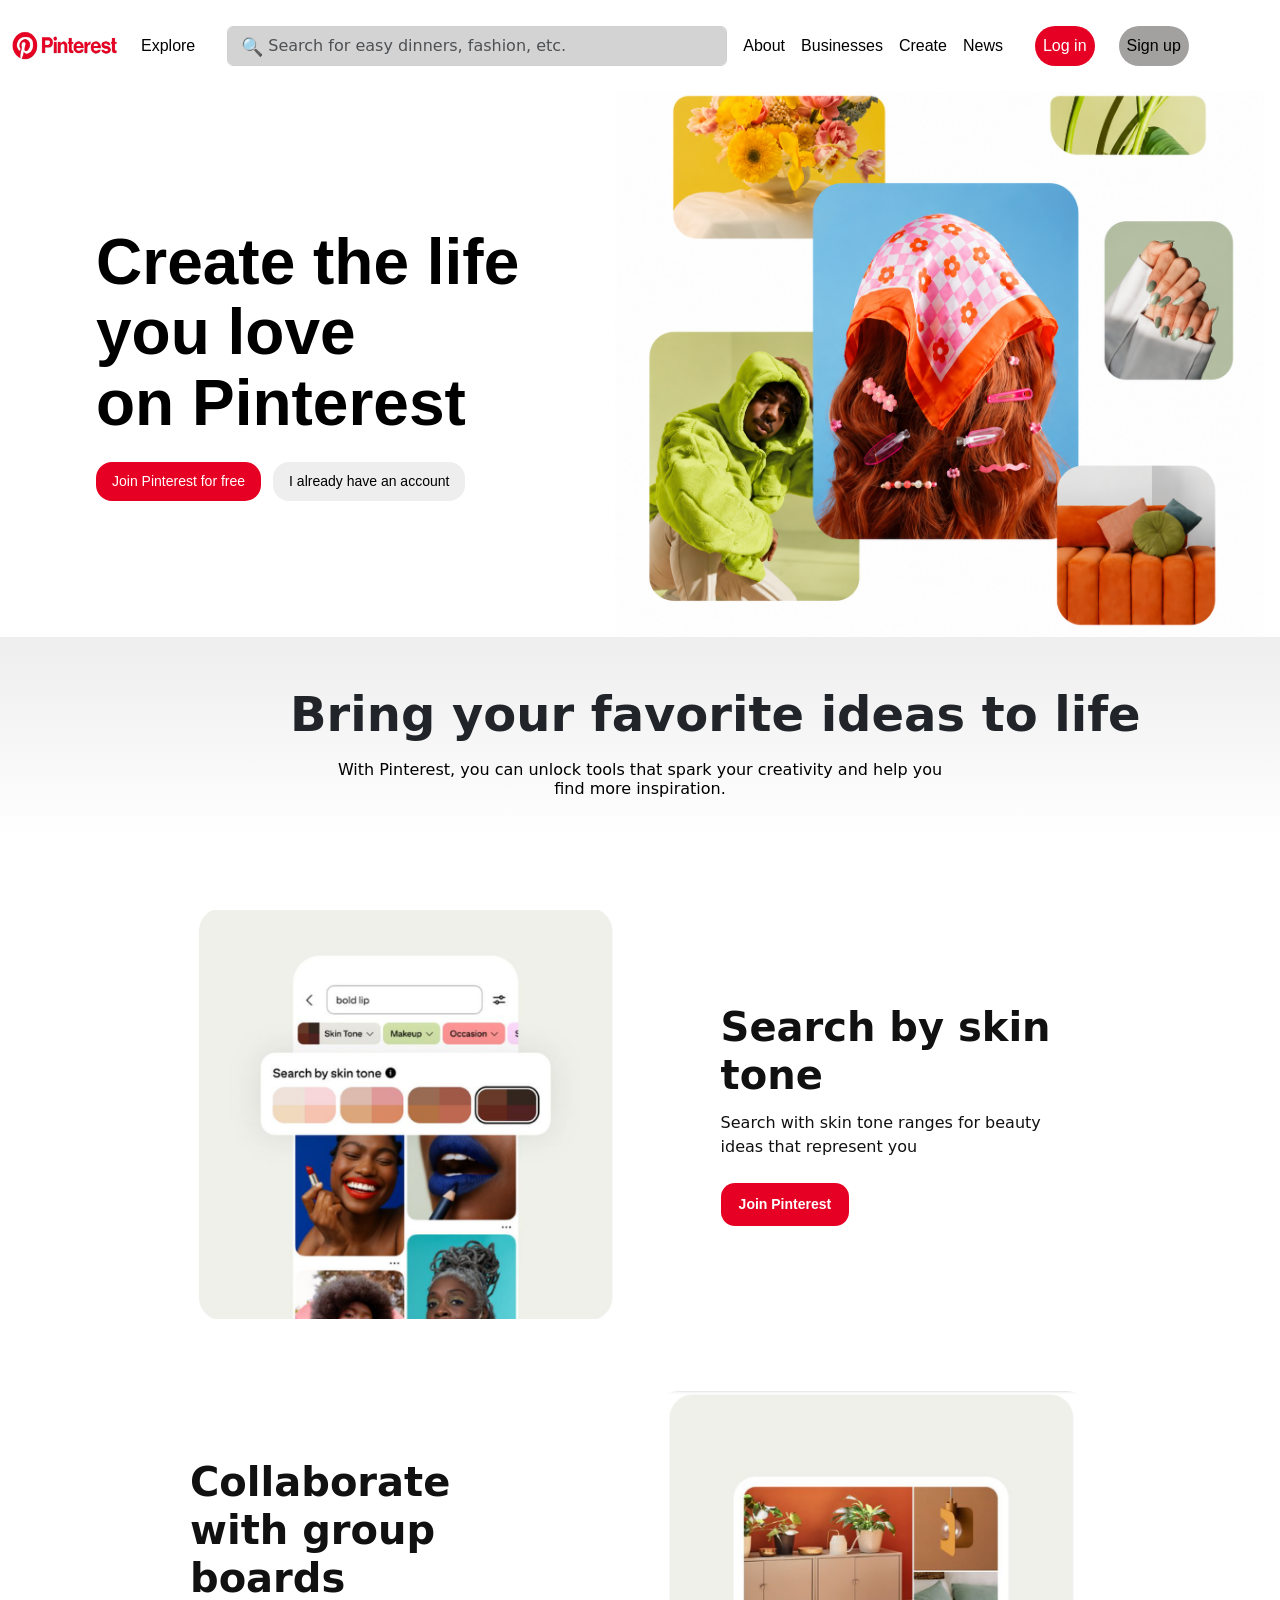
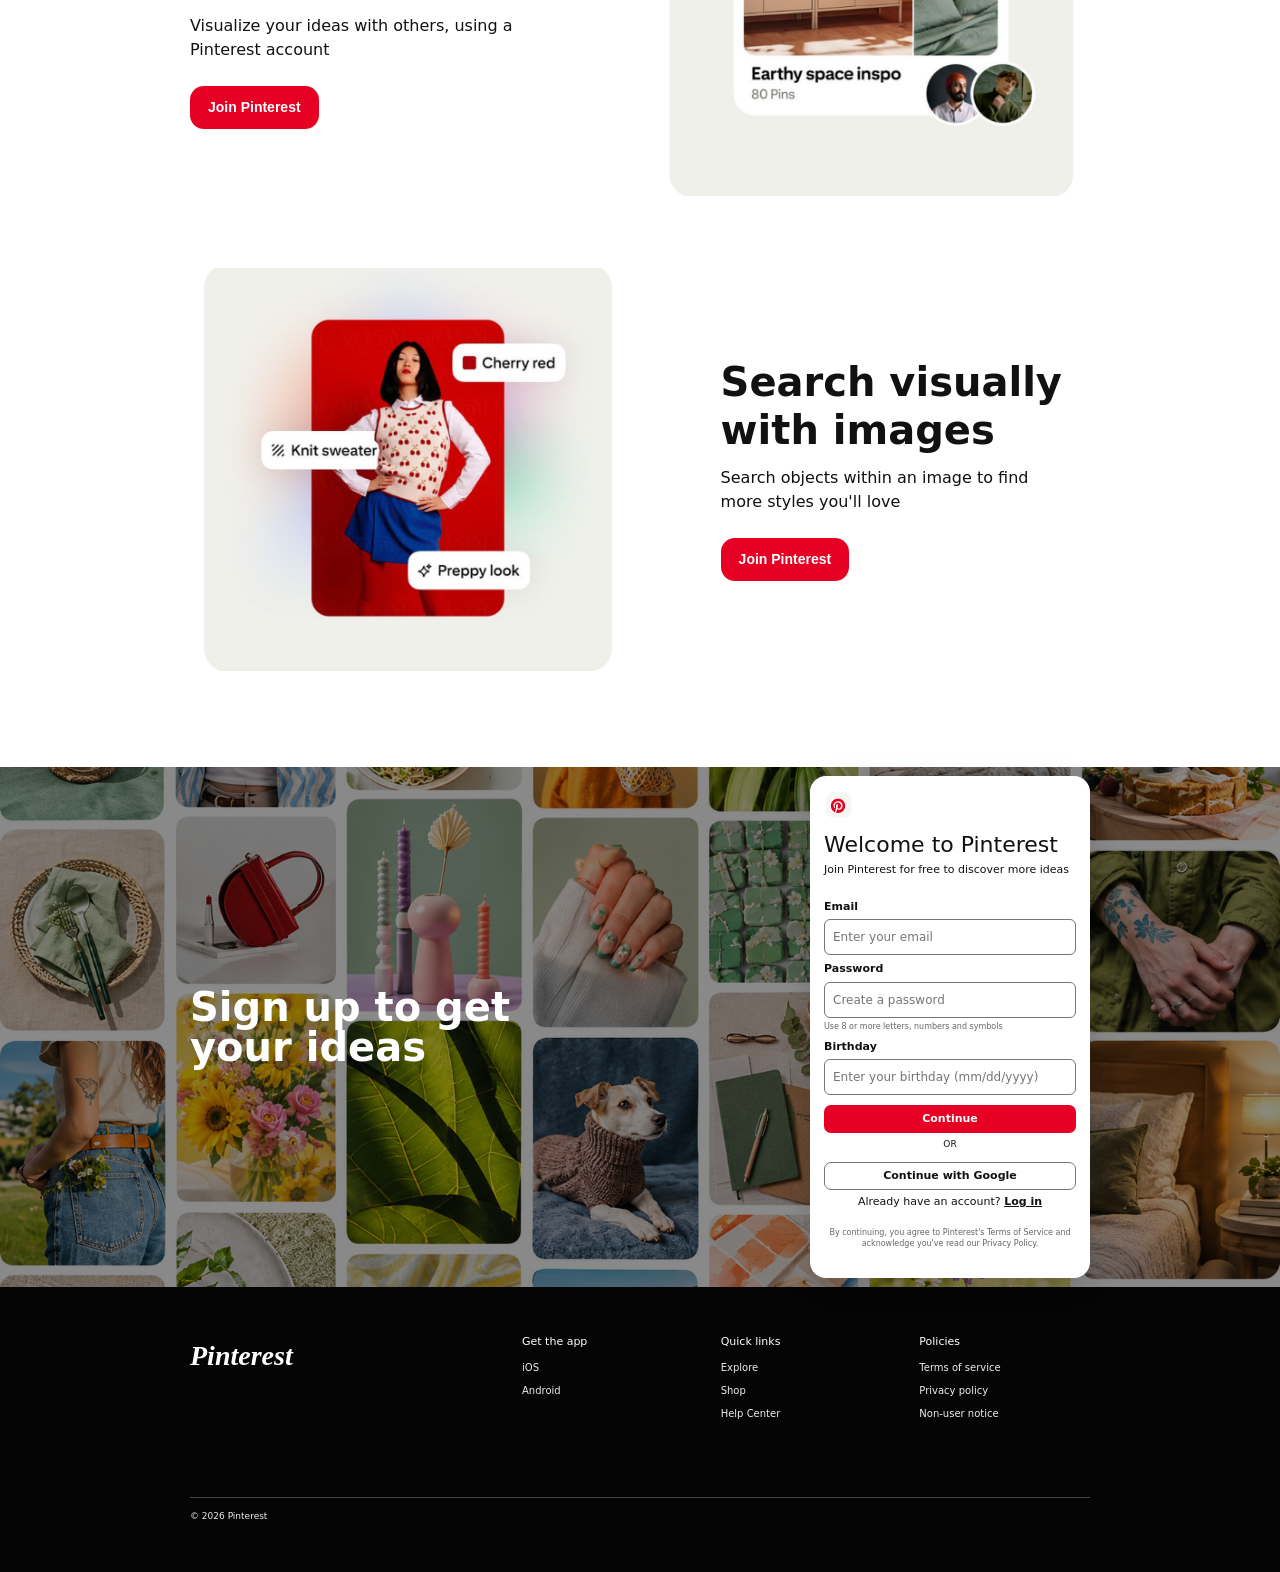
<file: index.html>
<!doctype html>
<html lang="en">
  <head>
    <meta charset="utf-8">
    <meta name="viewport" content="width=device-width, initial-scale=1">
    <title>Pinterest</title>

    <!-- Bootstrap CSS -->
    <link href="https://cdn.jsdelivr.net/npm/bootstrap@5.3.8/dist/css/bootstrap.min.css" rel="stylesheet">
    <link rel="stylesheet" href="index.css">
  </head>
  <body>
    <nav class="navbar navbar-expand-xl">
      <div class="container-fluid">
        <a class="navbar-brand" href="#">
          <img src="project1/pintrestlogo.png" alt="Pinterest" width="105" height="65">
        </a>
        <button class="navbar-toggler" type="button" data-bs-toggle="collapse" data-bs-target="#navbarNavDropdown" aria-controls="navbarNavDropdown" aria-expanded="false" aria-label="Toggle navigation">
          <span class="navbar-toggler-icon"></span>
        </button>
        <div class="collapse navbar-collapse" id="navbarNavDropdown">
          <div class="navbar-nav">
            <a class="nav-link active explore-link" aria-current="page" href="#">Explore</a>

            <form class="d-flex search-form" role="search">
              <div class="search-input-wrapper">
                <span class="search-icon" aria-hidden="true">&#128269;&#65038;</span>
                <input class="form-control me-2 search-bar" type="search" placeholder="Search for easy dinners, fashion, etc." aria-label="Search">
              </div>
            </form>

            <a class="nav-link" href="#">About</a>
            <a class="nav-link" href="#">Businesses</a>
            <a class="nav-link" href="#">Create</a>
            <a class="nav-link" href="#">News</a>
            <a class="nav-link login-button" href="#">Log in</a>
            <a class="nav-link signup-button" href="#">Sign up</a>
          </div>
        </div>
      </div>
    </nav>

    <div>
      <div class="pinterest-hero">
        <div class="pinterest-copy">
          <h1 class="pinterest-heading">
            <span class="pinterest-heading-text"><b>Create the life you love<br>on Pinterest</b></span>
          </h1>
          <div class="pinterest-button-group">
            <button class="join-pinterest-button" type="button">Join Pinterest for free</button>
            <button class="account-pinterest-button" type="button">I already have an account</button>
          </div>
        </div>
        <img class="pinterest-hero-image" src="project1/img1.png" alt="Pinterest inspiration collage">
      </div>
    </div>

    <div class="ideas-section">
      <h1 class="ideas-heading"><b>Bring your favorite ideas to life</b></h1>
      <h4 class="ideas-description">With Pinterest, you can unlock tools that spark your creativity and help you<br>find more inspiration.</h4>
    </div>

    <section class="inspiration-feature">
      <div class="inspiration-image-wrap">
        <img class="inspiration-image" src="project1/img2.png" alt="Pinterest search by skin tone inspiration">
      </div>
      <div class="inspiration-copy">
        <h3>Search by skin tone</h3>
        <p>Search with skin tone ranges for beauty ideas that represent you</p>
        <button class="feature-pinterest-button" type="button">Join Pinterest</button>
      </div>
    </section>

    <section class="collaboration-feature">
      <div class="collaboration-copy">
        <h3>Collaborate with group boards</h3>
        <p>Visualize your ideas with others, using a Pinterest account</p>
        <button class="feature-pinterest-button" type="button">Join Pinterest</button>
      </div>
      <div class="collaboration-image-wrap">
        <img class="collaboration-image" src="project1/img3.png" alt="Pinterest group board inspiration">
      </div>
    </section>

    <section class="inspiration-feature visual-search-feature">
      <div class="inspiration-image-wrap">
        <img class="inspiration-image" src="project1/img4.png" alt="Pinterest visual search inspiration">
      </div>
      <div class="inspiration-copy">
        <h3>Search visually with images</h3>
        <p>Search objects within an image to find<br>more styles you'll love</p>
        <button class="feature-pinterest-button" type="button">Join Pinterest</button>
      </div>
    </section>

    <section class="signup-section">
      <div class="signup-overlay">
        <div class="signup-message">
          <h3>Sign up to get<br>your ideas</h3>
        </div>
        <form class="signup-card">
          <img class="signup-brand" src="project1/img6.png" alt="Pinterest">
          <h2>Welcome to Pinterest</h2>
          <p>Join Pinterest for free to discover more ideas</p>
          <label for="signup-email">Email</label>
          <input id="signup-email" type="email" placeholder="Enter your email" required>
          <label for="signup-password">Password</label>
          <input id="signup-password" type="password" placeholder="Create a password" required>
          <small>Use 8 or more letters, numbers and symbols</small>
          <label for="signup-birthday">Birthday</label>
          <input id="signup-birthday" type="text" placeholder="Enter your birthday (mm/dd/yyyy)">
          <button class="signup-continue-button" type="submit">Continue</button>
          <span class="signup-or">OR</span>
          <button class="google-signup-button" type="button">Continue with Google</button>
          <p class="signup-login">Already have an account? <a href="#">Log in</a></p>
          <p class="signup-terms">By continuing, you agree to Pinterest's Terms of Service and acknowledge you've read our Privacy Policy.</p>
        </form>
      </div>
    </section>

    <footer class="site-footer">
      <div class="footer-brand">Pinterest</div>
      <div class="footer-links">
        <div>
          <h3>Get the app</h3>
          <a href="#">iOS</a>
          <a href="#">Android</a>
        </div>
        <div>
          <h3>Quick links</h3>
          <a href="#">Explore</a>
          <a href="#">Shop</a>
          <a href="#">Help Center</a>
        </div>
        <div>
          <h3>Policies</h3>
          <a href="#">Terms of service</a>
          <a href="#">Privacy policy</a>
          <a href="#">Non-user notice</a>
        </div>
      </div>
      <p class="footer-copyright">© 2026 Pinterest</p>
    </footer>

    <script src="https://cdn.jsdelivr.net/npm/bootstrap@5.3.8/dist/js/bootstrap.bundle.min.js"></script>
  </body>
</html>
</file>
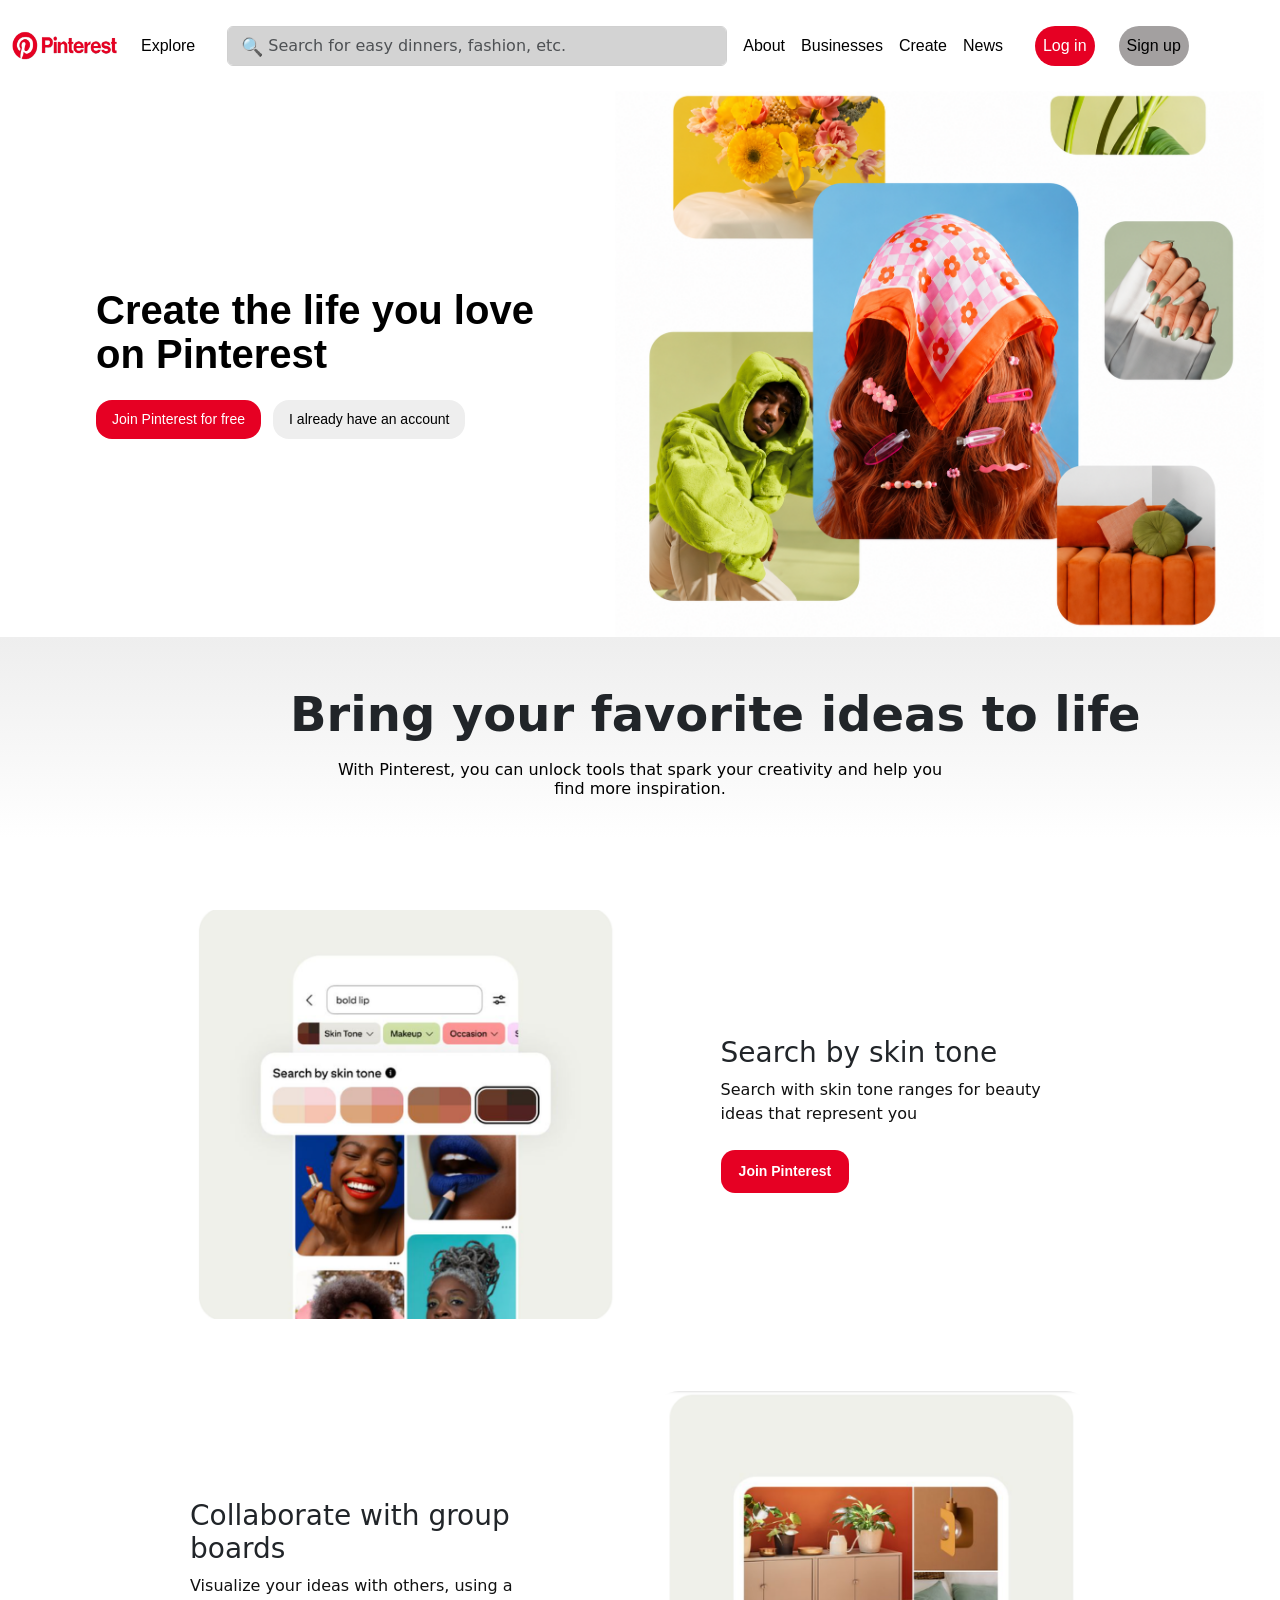
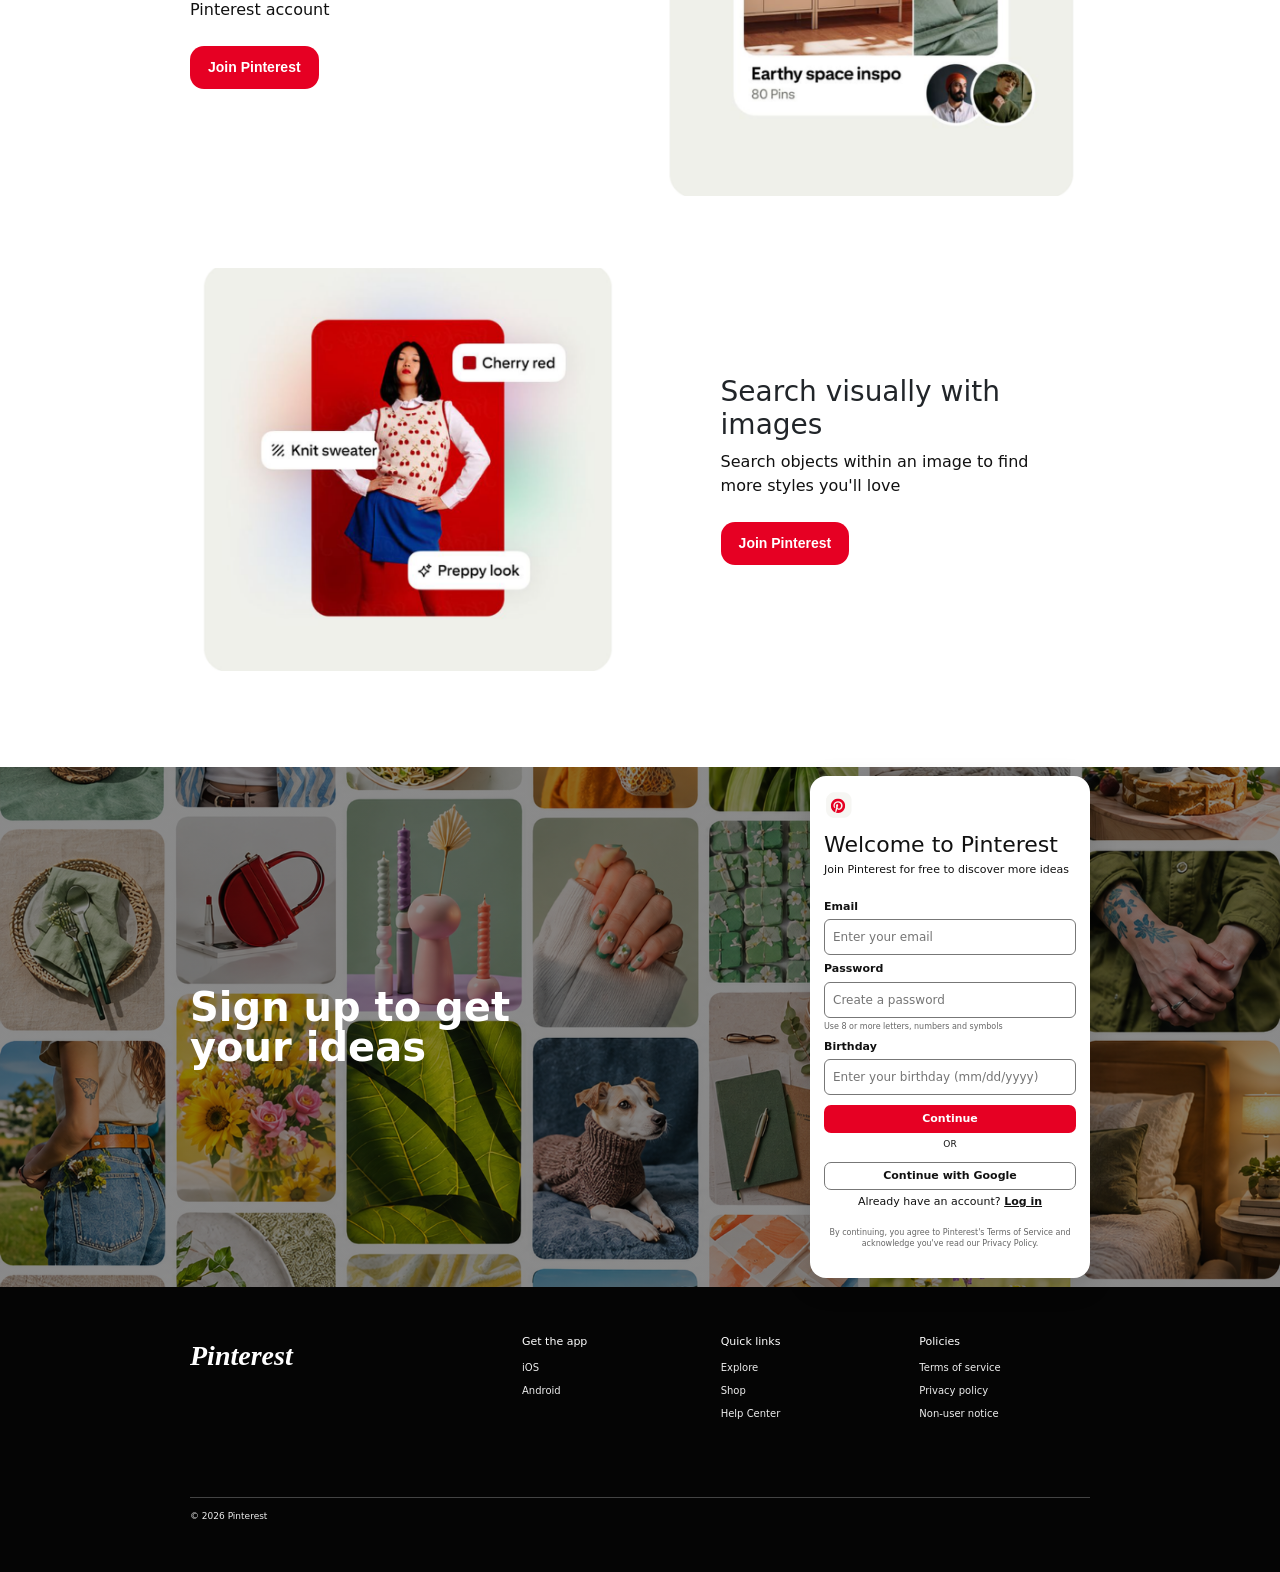
<file: project1/pinterest.html>
<!doctype html>
<html lang="en">
  <head>
    <meta charset="utf-8">
    <meta name="viewport" content="width=device-width, initial-scale=1">
    <title>pinterest</title>

    <!-- Bootstrap CSS -->
    <link href="https://cdn.jsdelivr.net/npm/bootstrap@5.3.8/dist/css/bootstrap.min.css" rel="stylesheet">
    <link rel="stylesheet" href="index.css">
  </head>
  <body>
    <nav class="navbar navbar-expand-xl ">
  <div class="container-fluid">
    <a class="navbar-brand" href="#">
      <img src="pintrestlogo.png" alt="Bootstrap" width="105" height="65">
    </a>
    <button class="navbar-toggler" type="button" data-bs-toggle="collapse" data-bs-target="#navbarNavDropdown" aria-controls="navbarNavDropdown" aria-expanded="false" aria-label="Toggle navigation">
      <span class="navbar-toggler-icon"></span>
    </button>
    <div class="collapse navbar-collapse" id="navbarNavDropdown">
      <div class="navbar-nav">
        <a class="nav-link active explore-link" aria-current="page" href="#">Explore</a>

        <form class="d-flex search-form" role="search">
          <div class="search-input-wrapper">
            <span class="search-icon" aria-hidden="true">&#128269;&#65038;</span>
            <input class="form-control me-2 search-bar" type="search" placeholder="Search for easy dinners, fashion, etc." aria-label="Search" />
          </div>
        </form>

        <a class="nav-link" href="#">About</a>
        <a class="nav-link" href="#">Businesses</a>
        <a class="nav-link" href="#">Create</a>
        <a class="nav-link" href="#">News</a>
        <a class="nav-link login-button" href="#">Log in</a>
        <a class="nav-link signup-button" href="#">Sign up</a>
      </div>
    </div>
  </div>
</nav>
<div>
  <div class="pinterest-hero">
    <div class="pinterest-copy">
      <h1 class="pinterest-heading">
        <span class="pinterest-heading-text"><b>Create the life you love<br>on Pinterest</b></span>
      </h1>
      <div class="pinterest-button-group">
        <button class="join-pinterest-button" type="button">Join Pinterest for free</button>
        <button class="account-pinterest-button" type="button">I already have an account</button>
      </div>
    </div>
    <img class="pinterest-hero-image" src="img1.png" alt="Pinterest inspiration collage">
  </div>
</div>
<div class="ideas-section">
  <h1 class="ideas-heading"><b>Bring your favorite ideas to life</b></h1>
  <h4 class="ideas-description">With Pinterest, you can unlock tools that spark your creativity and help you<br>find more inspiration.</h4>
</div>
<section class="inspiration-feature">
  <div class="inspiration-image-wrap">
    <img class="inspiration-image" src="img2.png" alt="Pinterest search by skin tone inspiration">
  </div>
  <div class="inspiration-copy">
    <h3>Search by skin tone</h3>
    <p>Search with skin tone ranges for beauty ideas that represent you</p>
    <button class="feature-pinterest-button" type="button">Join Pinterest</button>
  </div>
</section>
<section class="collaboration-feature">
  <div class="collaboration-copy">
    <h3>Collaborate with group boards</h3>
    <p>Visualize your ideas with others, using a Pinterest account</p>
    <button class="feature-pinterest-button" type="button">Join Pinterest</button>
  </div>
  <div class="collaboration-image-wrap">
    <img class="collaboration-image" src="img3.png" alt="Pinterest group board inspiration">
  </div>
</section>
<section class="inspiration-feature visual-search-feature">
  <div class="inspiration-image-wrap">
    <img class="inspiration-image" src="img4.png" alt="Pinterest visual search inspiration">
  </div>
  <div class="inspiration-copy">
    <h3>Search visually with images</h3>
    <p>Search objects within an image to find<br>more styles you'll love</p>
    <button class="feature-pinterest-button" type="button">Join Pinterest</button>
  </div>
</section>
<section class="signup-section">
  <div class="signup-overlay">
    <div class="signup-message">
      <h3>Sign up to get<br>your ideas</h3>
    </div>
    <form class="signup-card">
      <img class="signup-brand" src="img6.png" alt="Pinterest">
      <h2>Welcome to Pinterest</h2>
      <p>Join Pinterest for free to discover more ideas</p>
      <label for="signup-email">Email</label>
      <input id="signup-email" type="email" placeholder="Enter your email" required>
      <label for="signup-password">Password</label>
      <input id="signup-password" type="password" placeholder="Create a password" required>
      <small>Use 8 or more letters, numbers and symbols</small>
      <label for="signup-birthday">Birthday</label>
      <input id="signup-birthday" type="text" placeholder="Enter your birthday (mm/dd/yyyy)">
      <button class="signup-continue-button" type="submit">Continue</button>
      <span class="signup-or">OR</span>
      <button class="google-signup-button" type="button">Continue with Google</button>
      <p class="signup-login">Already have an account? <a href="#">Log in</a></p>
      <p class="signup-terms">By continuing, you agree to Pinterest's Terms of Service and acknowledge you've read our Privacy Policy.</p>
    </form>
  </div>
</section>
<footer class="site-footer">
  <div class="footer-brand">Pinterest</div>
  <div class="footer-links">
    <div>
      <h3>Get the app</h3>
      <a href="#">iOS</a>
      <a href="#">Android</a>
    </div>
    <div>
      <h3>Quick links</h3>
      <a href="#">Explore</a>
      <a href="#">Shop</a>
      <a href="#">Help Center</a>
    </div>
    <div>
      <h3>Policies</h3>
      <a href="#">Terms of service</a>
      <a href="#">Privacy policy</a>
      <a href="#">Non-user notice</a>
    </div>
  </div>
  <p class="footer-copyright">© 2026 Pinterest</p>
</footer>
<script src="https://cdn.jsdelivr.net/npm/bootstrap@5.3.8/dist/js/bootstrap.bundle.min.js"></script>
  </body>
</html>
</file>
<file: index.css>
/* Existing Pinterest styles */
nav { color: black; }
*, *::before, *::after { box-sizing: border-box; }
body { margin: 0; overflow-x: hidden; }

.navbar {
    position: sticky;
    top: 0;
    z-index: 1020;
    background-color: white;
}

.navbar-nav .nav-link { color: black; font-family: sans-serif; }
.navbar-nav .nav-link:hover {
    background-color: #969292;
    border-radius: 20px;
    padding-left: 16px;
    padding-right: 16px;
}
.navbar-nav .login-button {
    color: white;
    background-color: #e60023;
    border-radius: 20px;
    padding-left: 16px;
    padding-right: 16px;
    margin-left: 24px;
    margin-right: 24px;
}
.navbar-nav .login-button:hover { color: white; background-color: #e60023; }
.navbar-nav .signup-button {
    color: black;
    background-color: #a3a0a0;
    border-radius: 20px;
    padding-left: 16px;
    padding-right: 16px;
}
.navbar-nav .signup-button:hover { color: black; background-color: #bebcbc; }

.pinterest-hero {
    display: flex;
    align-items: center;
    justify-content: space-between;
    gap: 48px;
    width: min(100% - 32px, 1280px);
    margin: 0 auto;
}
.pinterest-copy { display: flex; flex-direction: column; align-items: flex-start; }
.pinterest-heading {
    margin: 0;
    position: relative;
    left: 80px;
    font-family: "Pinterest Sans", -apple-system, BlinkMacSystemFont, "Segoe UI", Roboto, sans-serif;
    font-size: clamp(42px, 5vw, 74px);
    font-weight: 700;
    line-height: 1.06;
}
.pinterest-heading-text { color: black; display: block; line-height: 1.1; }
.pinterest-hero-image { display: block; width: min(52%, 720px); height: auto; }

.ideas-heading {
    margin: 48px auto 0;
    font-size: 48px;
    text-align: center;
    white-space: nowrap;
}
.ideas-section {
    width: 100%;
    margin: 0 auto;
    padding: 1px 16px 32px;
    background: linear-gradient(to bottom, #eeeeee 0%, #f7f7f7 55%, #ffffff 100%);
}
.ideas-heading, .ideas-description {
    width: min(100%, 700px);
    max-width: 100%;
    box-sizing: border-box;
    margin-left: auto;
    margin-right: auto;
    text-align: center;
}
.ideas-description { margin-top: 1em; color: black; font-size: 16px; white-space: nowrap; }

.inspiration-feature, .collaboration-feature {
    display: grid;
    align-items: center;
    gap: clamp(40px, 8vw, 96px);
    width: min(100% - 48px, 900px);
    margin: 72px auto;
}
.inspiration-feature { grid-template-columns: minmax(0, 1fr) minmax(280px, 0.85fr); }
.collaboration-feature { grid-template-columns: minmax(280px, 0.85fr) minmax(0, 1fr); }
.inspiration-image-wrap, .collaboration-image-wrap {
    overflow: hidden;
    border-radius: 24px;
    background-color: #f0f0eb;
}
.inspiration-image, .collaboration-image { display: block; width: 100%; height: auto; }
.inspiration-copy h3, .collaboration-copy h3 {
    margin: 0 0 12px;
    color: #111111;
    font-size: clamp(28px, 4vw, 40px);
    font-family: inherit;
    font-weight: 700;
}
.inspiration-copy p, .collaboration-copy p {
    max-width: 360px;
    margin: 0 0 24px;
    color: #111111;
    font-size: 16px;
    line-height: 1.5;
}
.feature-pinterest-button {
    padding: 11px 18px;
    color: white;
    background-color: #e60023;
    border: 0;
    border-radius: 14px;
    font-family: sans-serif;
    font-size: 14px;
    font-weight: 600;
    cursor: pointer;
}
.feature-pinterest-button:hover { background-color: #c9001f; }

.signup-section {
    min-height: 520px;
    margin-top: 96px;
    background: linear-gradient(rgba(0, 0, 0, 0.46), rgba(0, 0, 0, 0.46)), url("project1/img5.png") center / cover;
}
.signup-overlay {
    display: grid;
    grid-template-columns: minmax(280px, 1fr) minmax(260px, 300px);
    align-items: center;
    gap: clamp(48px, 10vw, 140px);
    width: min(100% - 48px, 900px);
    min-height: 520px;
    margin: 0 auto;
}
.signup-message h3 {
    margin: 0;
    color: white;
    font-family: inherit;
    font-size: clamp(28px, 4vw, 40px);
    font-weight: 700;
    line-height: 1;
}
.signup-card {
    display: flex;
    flex-direction: column;
    width: min(100%, 280px);
    justify-self: end;
    padding: 14px;
    color: #111111;
    background-color: white;
    border-radius: 16px;
    box-shadow: 0 8px 28px rgba(0, 0, 0, 0.16);
}
.signup-brand { width: 32px; height: 32px; margin-bottom: 10px; border-radius: 50%; object-fit: cover; }
.signup-card h2 { margin: 0; font-size: 22px; }
.signup-card p { margin: 4px 0 14px; font-size: 11px; }
.signup-card label { margin: 6px 0 4px; font-size: 11px; font-weight: 600; }
.signup-card input {
    width: 100%;
    padding: 8px;
    border: 1px solid #777777;
    border-radius: 6px;
    box-sizing: border-box;
    font-size: 12px;
}
.signup-card small { margin-top: 3px; color: #666666; font-size: 8px; }
.signup-continue-button, .google-signup-button {
    min-height: 28px;
    margin-top: 10px;
    border-radius: 7px;
    font-size: 11px;
    font-weight: 600;
    cursor: pointer;
}
.signup-continue-button { color: white; background-color: #e60023; border: 0; }
.google-signup-button { color: #111111; background-color: white; border: 1px solid #777777; }
.signup-or { margin-top: 5px; font-size: 9px; text-align: center; }
.signup-login { text-align: center; }
.signup-card a { color: #111111; font-weight: 600; }
.signup-terms { color: #666666; font-size: 8px !important; line-height: 1.35; text-align: center; }

.site-footer {
    display: grid;
    grid-template-columns: 1fr 2fr;
    gap: 48px;
    padding: 48px max(32px, calc((100% - 900px) / 2));
    color: white;
    background-color: #050505;
}
.footer-brand { align-self: start; font-family: Georgia, serif; font-size: 28px; font-style: italic; font-weight: 700; }
.footer-links { display: grid; grid-template-columns: repeat(3, 1fr); gap: 28px; }
.footer-links h3 { margin: 0 0 12px; font-size: 11px; }
.footer-links a { display: block; margin-bottom: 8px; color: #eeeeee; font-size: 10px; text-decoration: none; }
.footer-copyright { grid-column: 1 / -1; margin: 20px 0 0; padding-top: 12px; border-top: 1px solid #444444; color: #eeeeee; font-size: 9px; }

.join-pinterest-button {
    display: block;
    margin: 0;
    padding: 9px 16px;
    color: white;
    background-color: #e60023;
    border: 0;
    border-radius: 16px;
    font-family: sans-serif;
    font-size: 14px;
    white-space: nowrap;
    cursor: pointer;
}
.pinterest-button-group { display: flex; align-items: center; gap: 12px; margin: 24px 0 0 80px; }
.account-pinterest-button {
    padding: 9px 16px;
    color: black;
    background-color: #eeeeee;
    border: 0;
    border-radius: 16px;
    font-family: sans-serif;
    font-size: 14px;
    white-space: nowrap;
    cursor: pointer;
}
.account-pinterest-button:hover { background-color: #d9d9d9; }

.search-bar, .search-bar:focus { background-color: #d3d3d3 !important; }
.search-form { align-items: center; }
.navbar-nav > .search-form { margin-left: 24px !important; }
.search-input-wrapper { position: relative; }
.search-icon {
    position: absolute;
    top: 50%;
    left: 14px;
    z-index: 1;
    font-size: 18px;
    color: black;
    transform: translateY(-50%);
}
nav form .form-control {
    width: 500px;
    height: 40px;
    padding-left: 40px;
    background-color: #d3d3d3;
    border-color: #d0d0d0;
}
nav form .form-control:focus { background-color: #d3d3d3; border-color: #999; }

@media (max-width: 1199px) {
    .navbar-nav { align-items: stretch; }
    .navbar-nav > .search-form { width: 100%; max-width: none; margin: 8px 0 !important; }
    nav form .form-control { width: 100%; }
}

@media (max-width: 768px) {
    .pinterest-hero { flex-direction: column; align-items: flex-start; }
    .pinterest-hero-image { width: 100%; }
    .pinterest-heading { left: 0; }
    .pinterest-button-group { margin-left: 0; flex-wrap: wrap; }
    .ideas-heading { font-size: 24px; }
    .ideas-description { white-space: normal; }
    .inspiration-feature, .collaboration-feature {
        grid-template-columns: 1fr;
        width: min(100% - 32px, 520px);
        margin: 48px auto;
    }
    .inspiration-copy, .collaboration-copy { text-align: center; }
    .inspiration-copy p, .collaboration-copy p { margin-right: auto; margin-left: auto; }
    .signup-section, .signup-overlay { min-height: auto; }
    .signup-overlay {
        grid-template-columns: 1fr;
        gap: 32px;
        width: min(100% - 32px, 420px);
        padding: 56px 0;
    }
    .signup-message { text-align: center; }
    .signup-card { justify-self: center; }
    .site-footer { grid-template-columns: 1fr; gap: 28px; }
    .footer-links { grid-template-columns: 1fr 1fr; }
}

@media (max-width: 576px) {
    .navbar .container-fluid { padding-right: 12px; padding-left: 12px; }
    .navbar-brand img { width: 92px; height: auto; }
    .pinterest-hero { width: calc(100% - 24px); gap: 28px; }
    .pinterest-heading { width: 100%; font-size: clamp(30px, 9vw, 42px); }
    .pinterest-heading-text { white-space: normal; }
    .pinterest-button-group { gap: 8px; }
    .join-pinterest-button, .account-pinterest-button { padding: 8px 12px; font-size: 12px; }
    .ideas-section { padding-right: 12px; padding-left: 12px; }
    .ideas-heading { white-space: normal; }
    .ideas-description { font-size: 14px; }
    .footer-links { grid-template-columns: 1fr; }
}
</file>
<file: project1/index.css>
/* div .lab1 {
    font-family: 'Courier New';
    font-weight: bold;
}

.btn {
    border: none;
    background-color: white;
    border-radius: 20px;
    padding: 10px 16px;
    font-size: 14px;
    cursor: pointer;
}

.btn-dark:hover {
    background-color: #e6dddf;
    color: black;
}

.btn-danger {
    background-color: #e60023;
    color: white;
}
.btn-gray{
    min-height: 78px;
    background-color: white;
    background-color: rgb(175, 170, 170);
    border-radius: 20px;
    padding: 10px 16px;
    font-size: 14px;
    padding: 14px 16px;
.btn-gray:hover{
    background-color:rgb(148, 140, 140);
    color: black;
}
#search {
    background-color: rgb(226, 224, 224);
    padding: 14px 18px;
    height: 40px;
    padding: 0px 18px;
    border: 1px solid #d0d0d0;
    border-radius: 2000px;
    font-size: 14px;
    outline: none;
    padding: 14px 18px;
#search:hover {
    background-color: rgb(175, 168, 168);
}

    height: 44px;
    border-color: #999;
}
.div3{
    font-family: 'bold';
    text-align: center;
}

.div3 table {
    margin: 0 auto;
}

.div3 h1 {
    margin: 0 0 12px;
}

.div3 h4 {
    margin: 0;
} */
nav{
    color: black;
}

*,
*::before,
*::after {
    box-sizing: border-box;
}

body {
    margin: 0;
    overflow-x: hidden;
}

.navbar {
    position: sticky;
    top: 0;
    z-index: 1020;
    background-color: white;
}

.navbar-nav .nav-link {
    color: black;
    font-family: sans-serif;
}

.navbar-nav .nav-link:hover {
    background-color: #969292;
    border-radius: 20px;
    padding-left: 16px;
    padding-right: 16px;
}

.navbar-nav .login-button {
    color: white;
    background-color: #e60023;
    border-radius: 20px;
    padding-left: 16px;
    padding-right: 16px;
    margin-left: 24px;
    margin-right: 24px;
}

.navbar-nav .login-button:hover {
    color: white;
    background-color: #e60023;
}

.navbar-nav .signup-button {
    color: black;
    background-color: #a3a0a0;
    border-radius: 20px;
    padding-left: 16px;
    padding-right: 16px;
}

.navbar-nav .signup-button:hover {
    color: black;
    background-color: #bebcbc;
}

.home-link {
    display: flex;
    align-items: center;
    height: 90px;
    font-size: 32px;
    font-weight: 600;
}

.pinterest-hero {
    display: flex;
    align-items: center;
    justify-content: space-between;
    gap: 48px;
    width: min(100% - 32px, 1280px);
    margin: 0 auto;
}

.pinterest-copy {
    display: flex;
    flex-direction: column;
    align-items: flex-start;
}

.pinterest-heading {
    margin: 0;
    position: relative;
    left: 80px;
    font-family: "Pinterest Sans", -apple-system, BlinkMacSystemFont, "Segoe UI", Roboto, Oxygen-Sans, Ubuntu, Cantarell, "Fira Sans", "Droid Sans", "Helvetica Neue", Helvetica, Arial, sans-serif;
}

.pinterest-heading-text {
    color: black;
    display: block;
    line-height: 1.1;
    font-family: inherit;
}

.pinterest-hero-image {
    display: block;
    width: min(52%, 720px);
    height: auto;
}

.ideas-heading {
    margin: 48px auto 0;
    font-size: 48px;
    text-align: center;
    white-space: nowrap;
}

.ideas-section {
    width: 100%;
    margin: 0 auto;
    padding: 1px 16px 32px;
    box-sizing: border-box;
    background: linear-gradient(to bottom, #eeeeee 0%, #f7f7f7 55%, #ffffff 100%);
}

.ideas-heading,
.ideas-description {
    width: min(100%, 700px);
    max-width: 100%;
    box-sizing: border-box;
    margin-left: auto;
    margin-right: auto;
    text-align: center;
}

.ideas-description {
    margin-top: 1em;
    color: black;
    font-size: 16px;
    white-space: nowrap;
}

.inspiration-feature {
    display: grid;
    grid-template-columns: minmax(0, 1fr) minmax(280px, 0.85fr);
    align-items: center;
    gap: clamp(40px, 8vw, 96px);
    width: min(100% - 48px, 900px);
    margin: 72px auto;
}

.inspiration-image-wrap {
    overflow: hidden;
    border-radius: 24px;
    background-color: #f0f0eb;
}

.inspiration-image {
    display: block;
    width: 100%;
    height: auto;
}

.inspiration-copy h2 {
    margin: 0 0 12px;
    color: #111111;
    font-size: clamp(28px, 4vw, 40px);
    font-family: inherit;
    font-weight: 700;
}

.inspiration-copy p {
    max-width: 360px;
    margin: 0 0 24px;
    color: #111111;
    font-size: 16px;
    line-height: 1.5;
}

.feature-pinterest-button {
    padding: 11px 18px;
    color: white;
    background-color: #e60023;
    border: 0;
    border-radius: 14px;
    font-family: sans-serif;
    font-size: 14px;
    font-weight: 600;
    cursor: pointer;
}

.feature-pinterest-button:hover {
    background-color: #c9001f;
}

.collaboration-feature {
    display: grid;
    grid-template-columns: minmax(280px, 0.85fr) minmax(0, 1fr);
    align-items: center;
    gap: clamp(40px, 8vw, 96px);
    width: min(100% - 48px, 900px);
    margin: 72px auto;
}

.collaboration-copy h2 {
    margin: 0 0 12px;
    color: #111111;
    font-family: inherit;
    font-size: clamp(28px, 4vw, 40px);
    font-weight: 700;
}

.collaboration-copy p {
    max-width: 360px;
    margin: 0 0 24px;
    color: #111111;
    font-size: 16px;
    line-height: 1.5;
}

.collaboration-image-wrap {
    overflow: hidden;
    border-radius: 24px;
    background-color: #f0f0eb;
}

.collaboration-image {
    display: block;
    width: 100%;
    height: auto;
}

.signup-section {
    min-height: 520px;
    margin-top: 96px;
    background: linear-gradient(rgba(0, 0, 0, 0.46), rgba(0, 0, 0, 0.46)), url("img5.png") center / cover;
}

.signup-overlay {
    display: grid;
    grid-template-columns: minmax(280px, 1fr) minmax(260px, 300px);
    align-items: center;
    gap: clamp(48px, 10vw, 140px);
    width: min(100% - 48px, 900px);
    min-height: 520px;
    margin: 0 auto;
}

.signup-message h3 {
    margin: 0;
    color: white;
    font-family: inherit;
    font-size: clamp(28px, 4vw, 40px);
    font-weight: 700;
    line-height: 1;
}

.signup-card {
    display: flex;
    flex-direction: column;
    width: min(100%, 280px);
    justify-self: end;
    padding: 14px;
    color: #111111;
    background-color: white;
    border-radius: 16px;
    box-shadow: 0 8px 28px rgba(0, 0, 0, 0.16);
}

.signup-brand {
    width: 32px;
    height: 32px;
    margin-bottom: 10px;
    border-radius: 50%;
    object-fit: cover;
}

.signup-card h2 {
    margin: 0;
    font-size: 22px;
}

.signup-card p {
    margin: 4px 0 14px;
    font-size: 11px;
}

.signup-card label {
    margin: 6px 0 4px;
    font-size: 11px;
    font-weight: 600;
}

.signup-card input {
    width: 100%;
    padding: 8px;
    border: 1px solid #777777;
    border-radius: 6px;
    box-sizing: border-box;
    font-size: 12px;
}

.signup-card small {
    margin-top: 3px;
    color: #666666;
    font-size: 8px;
}

.signup-continue-button,
.google-signup-button {
    min-height: 28px;
    margin-top: 10px;
    border-radius: 7px;
    font-size: 11px;
    font-weight: 600;
    cursor: pointer;
}

.signup-continue-button {
    color: white;
    background-color: #e60023;
    border: 0;
}

.google-signup-button {
    color: #111111;
    background-color: white;
    border: 1px solid #777777;
}

.signup-or {
    margin-top: 5px;
    font-size: 9px;
    text-align: center;
}

.signup-login {
    text-align: center;
}

.signup-card a {
    color: #111111;
    font-weight: 600;
}

.signup-terms {
    color: #666666;
    font-size: 8px !important;
    line-height: 1.35;
    text-align: center;
}

.site-footer {
    display: grid;
    grid-template-columns: 1fr 2fr;
    gap: 48px;
    padding: 48px max(32px, calc((100% - 900px) / 2));
    color: white;
    background-color: #050505;
}

.footer-brand {
    align-self: start;
    font-family: Georgia, serif;
    font-size: 28px;
    font-style: italic;
    font-weight: 700;
}

.footer-links {
    display: grid;
    grid-template-columns: repeat(3, 1fr);
    gap: 28px;
}

.footer-links h3 {
    margin: 0 0 12px;
    font-size: 11px;
}

.footer-links a {
    display: block;
    margin-bottom: 8px;
    color: #eeeeee;
    font-size: 10px;
    text-decoration: none;
}

.footer-copyright {
    grid-column: 1 / -1;
    margin: 20px 0 0;
    padding-top: 12px;
    border-top: 1px solid #444444;
    color: #eeeeee;
    font-size: 9px;
}

@media (max-width: 768px) {
    .ideas-heading {
        font-size: 24px;
    }

    .ideas-description {
        white-space: normal;
    }

    .inspiration-feature {
        grid-template-columns: 1fr;
        width: min(100% - 32px, 520px);
        margin: 48px auto;
    }

    .inspiration-copy {
        text-align: center;
    }

    .inspiration-copy p {
        margin-right: auto;
        margin-left: auto;
    }

    .collaboration-feature {
        grid-template-columns: 1fr;
        width: min(100% - 32px, 520px);
        margin: 48px auto;
    }

    .collaboration-copy {
        text-align: center;
    }

    .collaboration-copy p {
        margin-right: auto;
        margin-left: auto;
    }

    .signup-section,
    .signup-overlay {
        min-height: auto;
    }

    .signup-overlay {
        grid-template-columns: 1fr;
        gap: 32px;
        width: min(100% - 32px, 420px);
        padding: 56px 0;
    }

    .signup-message {
        text-align: center;
    }

    .signup-card {
        justify-self: center;
    }

    .site-footer {
        grid-template-columns: 1fr;
        gap: 28px;
    }

    .footer-links {
        grid-template-columns: 1fr 1fr;
    }
}

.join-pinterest-button {
    display: block;
    margin: 0;
    padding: 9px 16px;
    color: white;
    background-color: #e60023;
    border: 0;
    border-radius: 16px;
    font-family: sans-serif;
    font-size: 14px;
    white-space: nowrap;
    cursor: pointer;
}

.pinterest-button-group {
    display: flex;
    align-items: center;
    gap: 12px;
    margin: 24px 0 0 80px;
}

.account-pinterest-button {
    padding: 9px 16px;
    color: black;
    background-color: #eeeeee;
    border: 0;
    border-radius: 16px;
    font-family: sans-serif;
    font-size: 14px;
    white-space: nowrap;
    cursor: pointer;
}

.account-pinterest-button:hover {
    background-color: #d9d9d9;
}

@media (max-width: 768px) {
    .pinterest-hero {
        flex-direction: column;
        align-items: flex-start;
    }

    .pinterest-hero-image {
        width: 100%;
    }

    .pinterest-heading {
        left: 0;
    }

    .pinterest-button-group {
        margin-left: 0;
        flex-wrap: wrap;
    }
}

@media (max-width: 1199px) {
    .navbar-nav {
        align-items: stretch;
    }

    .navbar-nav > .search-form {
        width: 100%;
        max-width: none;
        margin: 8px 0 !important;
    }

    nav form .form-control {
        width: 100%;
    }
}

@media (max-width: 576px) {
    .navbar .container-fluid {
        padding-right: 12px;
        padding-left: 12px;
    }

    .navbar-brand img {
        width: 92px;
        height: auto;
    }

    .pinterest-hero {
        width: calc(100% - 24px);
        gap: 28px;
    }

    .pinterest-heading {
        width: 100%;
        font-size: clamp(30px, 9vw, 42px);
    }

    .pinterest-heading-text {
        white-space: normal;
    }

    .pinterest-button-group {
        gap: 8px;
    }

    .join-pinterest-button,
    .account-pinterest-button {
        padding: 8px 12px;
        font-size: 12px;
    }

    .ideas-section {
        padding-right: 12px;
        padding-left: 12px;
    }

    .ideas-heading {
        white-space: normal;
    }

    .ideas-description {
        font-size: 14px;
    }

    .footer-links {
        grid-template-columns: 1fr;
    }
}

nav form .form-control {
    width: 500px;
    height: 40px;
    padding-left: 40px;
    background-color: #d3d3d3;
    border-color: #d0d0d0;
}

nav form .form-control:focus {
    background-color: #d3d3d3;
    border-color: #999;
}

.search-bar,
.search-bar:focus {
    background-color: #d3d3d3 !important;
}

.search-form {
    align-items: center;
}

.navbar-nav > .search-form {
    margin-left: 24px !important;
}

.search-input-wrapper {
    position: relative;
}

.search-icon {
    position: absolute;
    top: 50%;
    left: 14px;
    z-index: 1;
    font-size: 18px;
    color: black;
    transform: translateY(-50%);
}

@media (max-width: 991px) {
    nav form .form-control {
        width: 100%;
    }
}
</file>
